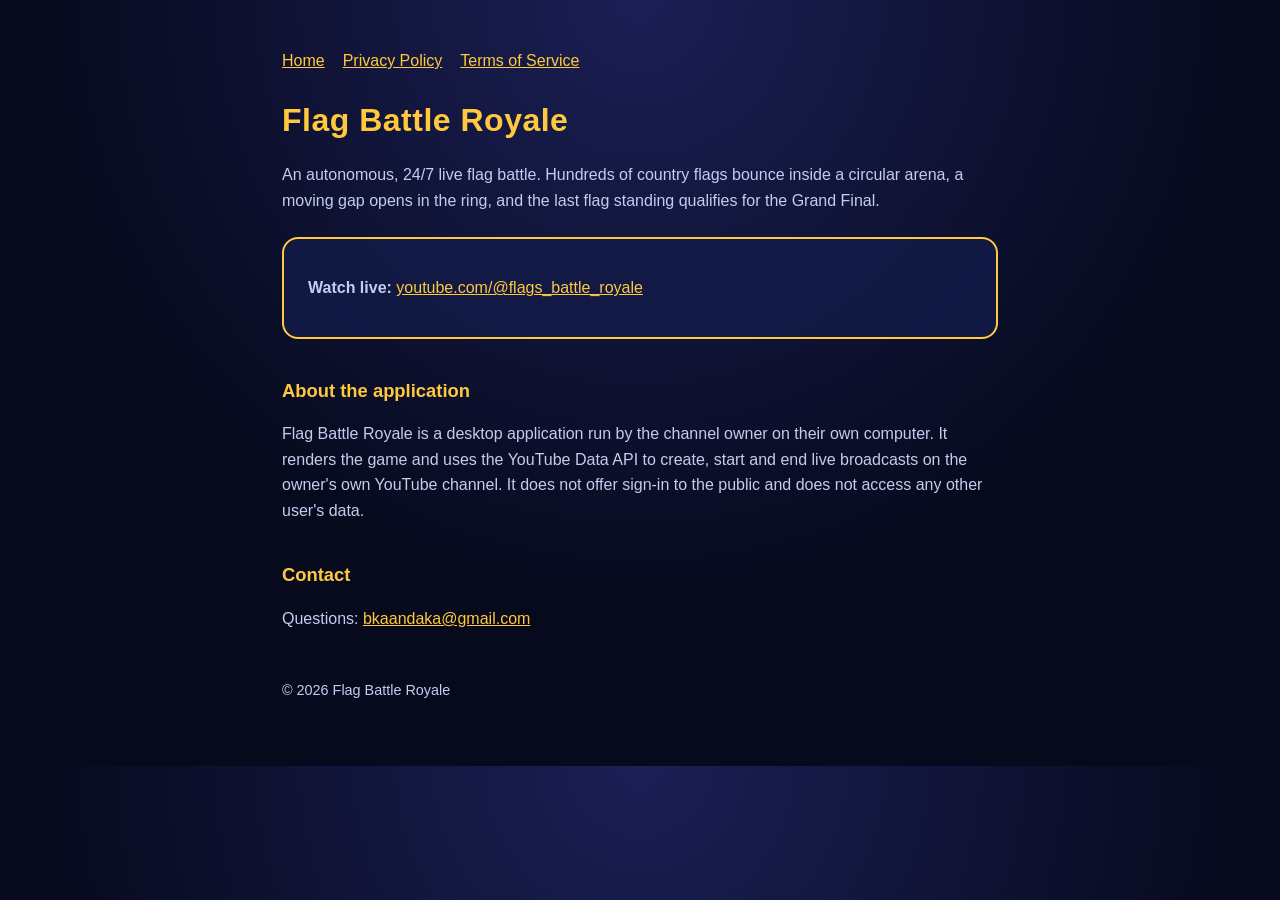
<file: index.html>
<!doctype html>
<html lang="en">
<head>
  <meta charset="utf-8">
  <meta name="viewport" content="width=device-width, initial-scale=1">
  <title>Flag Battle Royale</title>
  <meta name="description" content="Flag Battle Royale: an autonomous 24/7 live flag battle streamed on YouTube.">
  <link rel="stylesheet" href="style.css">
</head>
<body>
<main>
  <nav><a href="index.html">Home</a><a href="privacy.html">Privacy Policy</a><a href="terms.html">Terms of Service</a></nav>
  <h1>Flag Battle Royale</h1>
  <p>An autonomous, 24/7 live flag battle. Hundreds of country flags bounce inside a circular arena,
     a moving gap opens in the ring, and the last flag standing qualifies for the Grand Final.</p>

  <div class="card">
    <p><strong>Watch live:</strong> <a href="https://www.youtube.com/@flags_battle_royale">youtube.com/@flags_battle_royale</a></p>
  </div>

  <h2>About the application</h2>
  <p>Flag Battle Royale is a desktop application run by the channel owner on their own computer.
     It renders the game and uses the YouTube Data API to create, start and end live broadcasts
     on the owner's own YouTube channel. It does not offer sign-in to the public and does not
     access any other user's data.</p>

  <h2>Contact</h2>
  <p>Questions: <a href="mailto:bkaandaka@gmail.com">bkaandaka@gmail.com</a></p>

  <footer>&copy; 2026 Flag Battle Royale</footer>
</main>
</body>
</html>
</file>
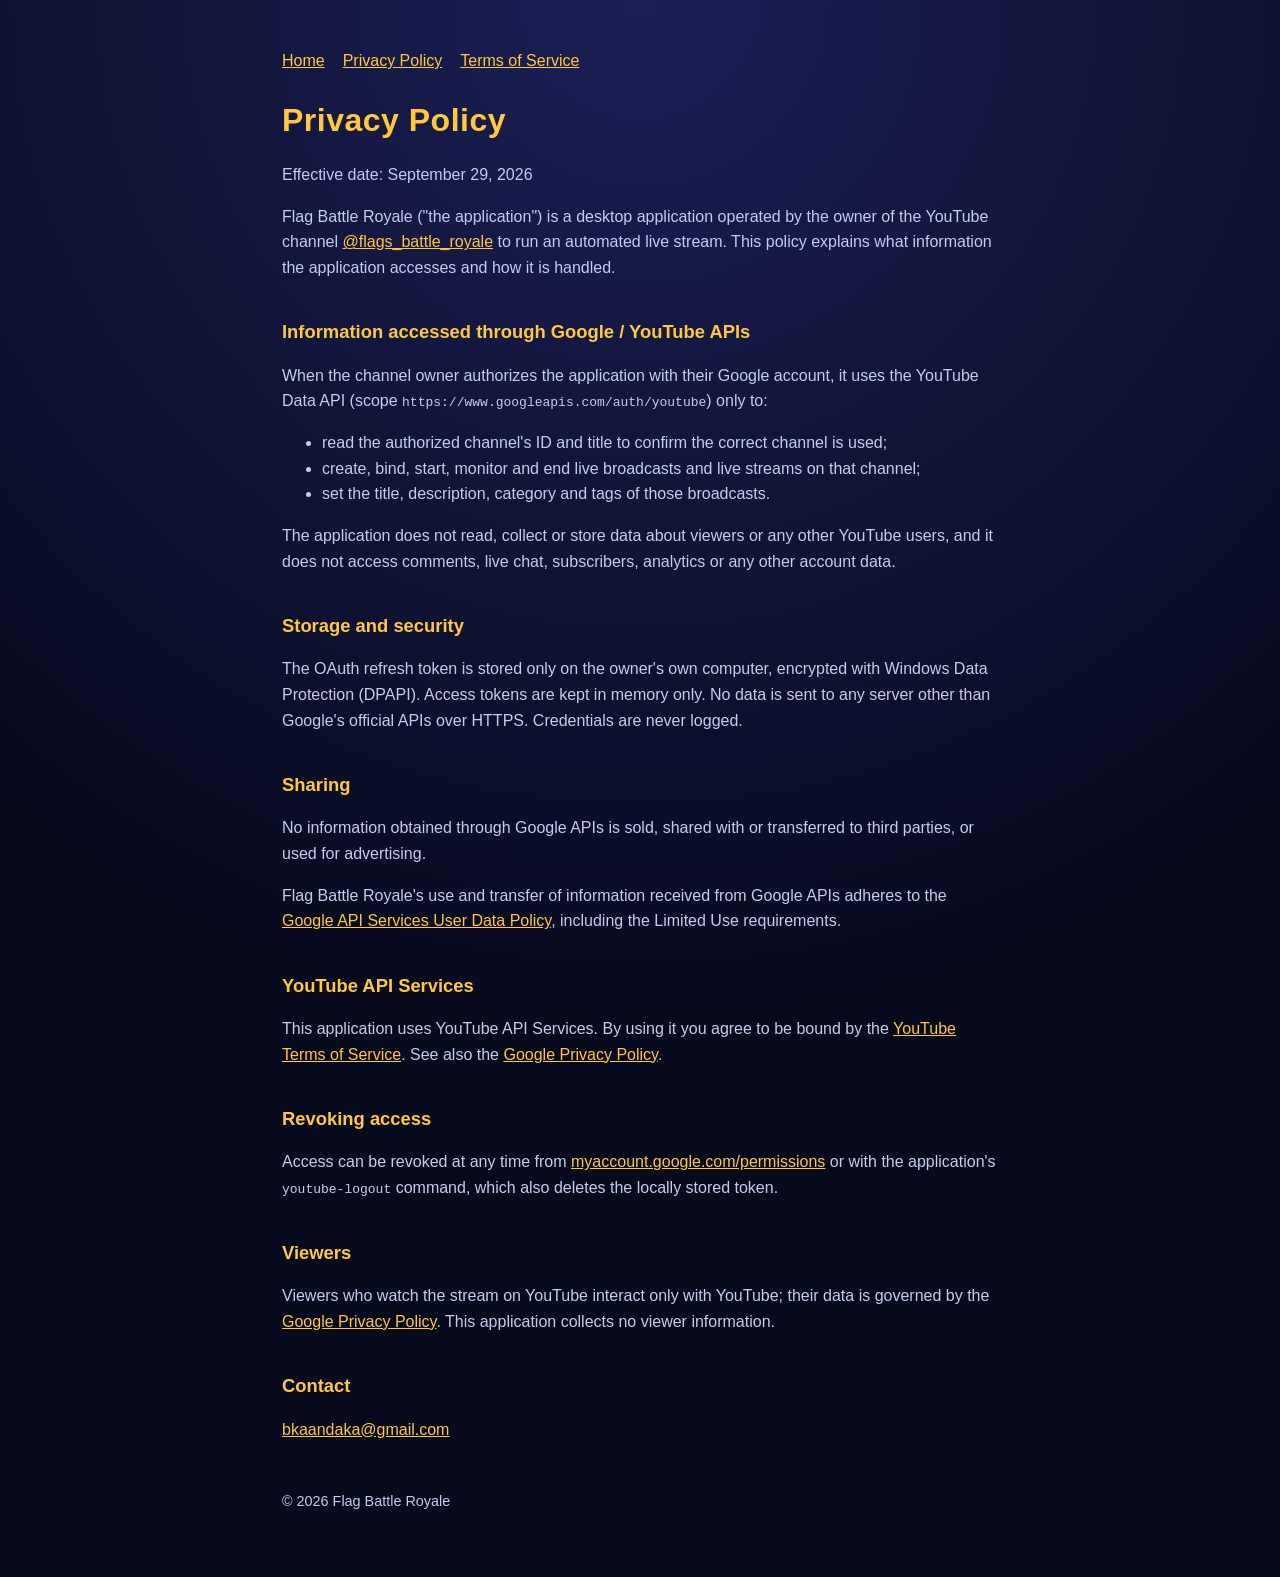
<file: privacy.html>
<!doctype html>
<html lang="en">
<head>
  <meta charset="utf-8">
  <meta name="viewport" content="width=device-width, initial-scale=1">
  <title>Privacy Policy — Flag Battle Royale</title>
  <link rel="stylesheet" href="style.css">
</head>
<body>
<main>
  <nav><a href="index.html">Home</a><a href="privacy.html">Privacy Policy</a><a href="terms.html">Terms of Service</a></nav>
  <h1>Privacy Policy</h1>
  <p>Effective date: September 29, 2026</p>

  <p>Flag Battle Royale ("the application") is a desktop application operated by the owner of the
     YouTube channel <a href="https://www.youtube.com/@flags_battle_royale">@flags_battle_royale</a>
     to run an automated live stream. This policy explains what information the application
     accesses and how it is handled.</p>

  <h2>Information accessed through Google / YouTube APIs</h2>
  <p>When the channel owner authorizes the application with their Google account, it uses the
     YouTube Data API (scope <code>https://www.googleapis.com/auth/youtube</code>) only to:</p>
  <ul>
    <li>read the authorized channel's ID and title to confirm the correct channel is used;</li>
    <li>create, bind, start, monitor and end live broadcasts and live streams on that channel;</li>
    <li>set the title, description, category and tags of those broadcasts.</li>
  </ul>
  <p>The application does not read, collect or store data about viewers or any other YouTube users,
     and it does not access comments, live chat, subscribers, analytics or any other account data.</p>

  <h2>Storage and security</h2>
  <p>The OAuth refresh token is stored only on the owner's own computer, encrypted with Windows
     Data Protection (DPAPI). Access tokens are kept in memory only. No data is sent to any server
     other than Google's official APIs over HTTPS. Credentials are never logged.</p>

  <h2>Sharing</h2>
  <p>No information obtained through Google APIs is sold, shared with or transferred to third
     parties, or used for advertising.</p>
  <p>Flag Battle Royale's use and transfer of information received from Google APIs adheres to the
     <a href="https://developers.google.com/terms/api-services-user-data-policy">Google API Services User Data Policy</a>,
     including the Limited Use requirements.</p>

  <h2>YouTube API Services</h2>
  <p>This application uses YouTube API Services. By using it you agree to be bound by the
     <a href="https://www.youtube.com/t/terms">YouTube Terms of Service</a>. See also the
     <a href="https://policies.google.com/privacy">Google Privacy Policy</a>.</p>

  <h2>Revoking access</h2>
  <p>Access can be revoked at any time from
     <a href="https://myaccount.google.com/permissions">myaccount.google.com/permissions</a>
     or with the application's <code>youtube-logout</code> command, which also deletes the locally
     stored token.</p>

  <h2>Viewers</h2>
  <p>Viewers who watch the stream on YouTube interact only with YouTube; their data is governed by
     the <a href="https://policies.google.com/privacy">Google Privacy Policy</a>. This application
     collects no viewer information.</p>

  <h2>Contact</h2>
  <p><a href="mailto:bkaandaka@gmail.com">bkaandaka@gmail.com</a></p>

  <footer>&copy; 2026 Flag Battle Royale</footer>
</main>
</body>
</html>
</file>
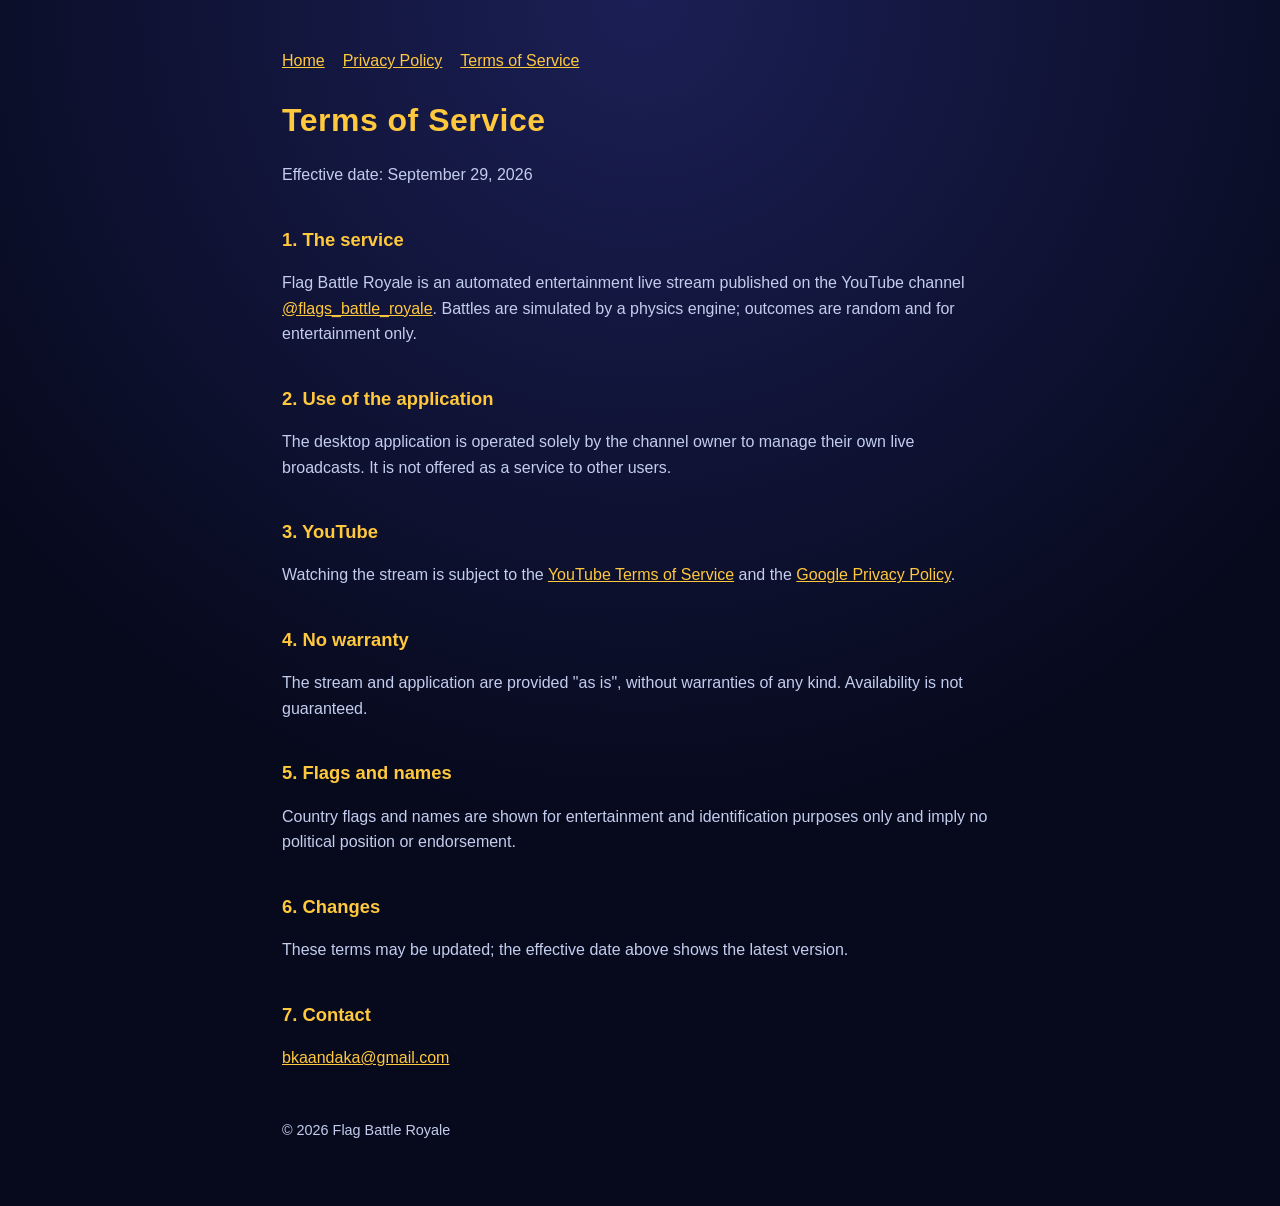
<file: terms.html>
<!doctype html>
<html lang="en">
<head>
  <meta charset="utf-8">
  <meta name="viewport" content="width=device-width, initial-scale=1">
  <title>Terms of Service — Flag Battle Royale</title>
  <link rel="stylesheet" href="style.css">
</head>
<body>
<main>
  <nav><a href="index.html">Home</a><a href="privacy.html">Privacy Policy</a><a href="terms.html">Terms of Service</a></nav>
  <h1>Terms of Service</h1>
  <p>Effective date: September 29, 2026</p>

  <h2>1. The service</h2>
  <p>Flag Battle Royale is an automated entertainment live stream published on the YouTube channel
     <a href="https://www.youtube.com/@flags_battle_royale">@flags_battle_royale</a>. Battles are
     simulated by a physics engine; outcomes are random and for entertainment only.</p>

  <h2>2. Use of the application</h2>
  <p>The desktop application is operated solely by the channel owner to manage their own live
     broadcasts. It is not offered as a service to other users.</p>

  <h2>3. YouTube</h2>
  <p>Watching the stream is subject to the <a href="https://www.youtube.com/t/terms">YouTube Terms of Service</a>
     and the <a href="https://policies.google.com/privacy">Google Privacy Policy</a>.</p>

  <h2>4. No warranty</h2>
  <p>The stream and application are provided "as is", without warranties of any kind. Availability
     is not guaranteed.</p>

  <h2>5. Flags and names</h2>
  <p>Country flags and names are shown for entertainment and identification purposes only and imply
     no political position or endorsement.</p>

  <h2>6. Changes</h2>
  <p>These terms may be updated; the effective date above shows the latest version.</p>

  <h2>7. Contact</h2>
  <p><a href="mailto:bkaandaka@gmail.com">bkaandaka@gmail.com</a></p>

  <footer>&copy; 2026 Flag Battle Royale</footer>
</main>
</body>
</html>
</file>
<file: style.css>
:root { --bg: #070a1d; --panel: #121a47; --gold: #ffc83d; --text: #f4f6ff; --dim: #c3cdee; }
* { box-sizing: border-box; }
body {
  margin: 0; background: radial-gradient(circle at 50% 0%, #1b1f55 0%, var(--bg) 60%);
  color: var(--text); font-family: "Segoe UI", Roboto, Helvetica, Arial, sans-serif; line-height: 1.6;
}
main { max-width: 760px; margin: 0 auto; padding: 48px 22px 64px; }
h1 { color: var(--gold); letter-spacing: .5px; margin-bottom: .2em; }
h2 { color: var(--gold); font-size: 1.15rem; margin-top: 2em; }
p, li { color: var(--dim); }
a { color: var(--gold); }
.card { background: rgba(18, 26, 71, .85); border: 2px solid var(--gold); border-radius: 16px; padding: 20px 24px; margin: 24px 0; }
nav a { margin-right: 18px; }
footer { margin-top: 48px; font-size: .9rem; color: var(--dim); }
</file>
